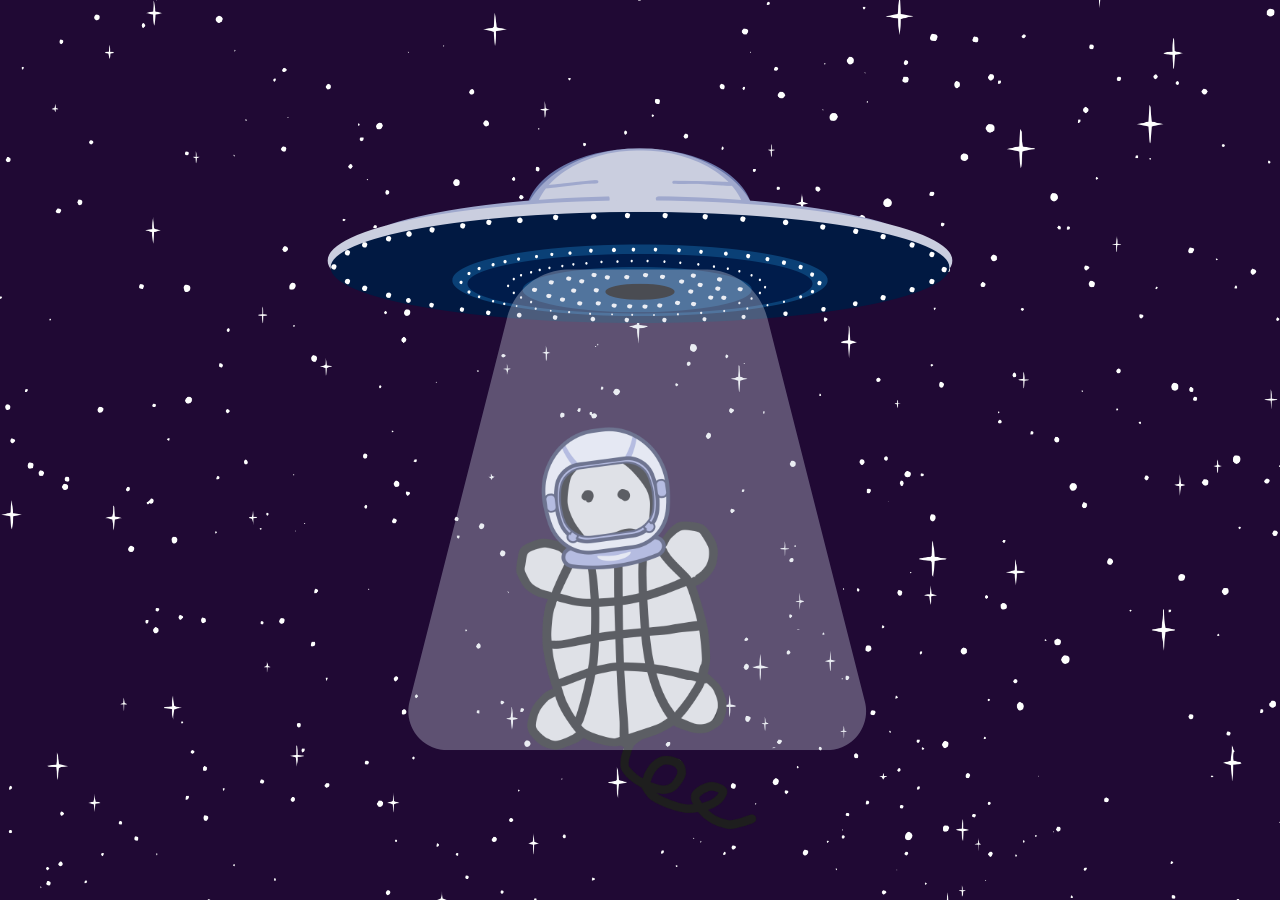
<file: index.html>
<!DOCTYPE html>
<html lang="en">
<head>
  <meta charset="UTF-8">
  <title>Welcome - Felix Ting</title>
  <link rel="stylesheet" href="intro.css">
</head>
<body>
  <!-- 背景全屏 -->
  <div class="intro-bg"></div>

  <img src="assets/ufo.png" id="ufo" alt="ufo">

  <!-- 乌龟 -->
  <img src="assets/spaceturtle.png" id="turtle" alt="Turtle">

  <script src="intro.js"></script>
</body>
</html>
</file>
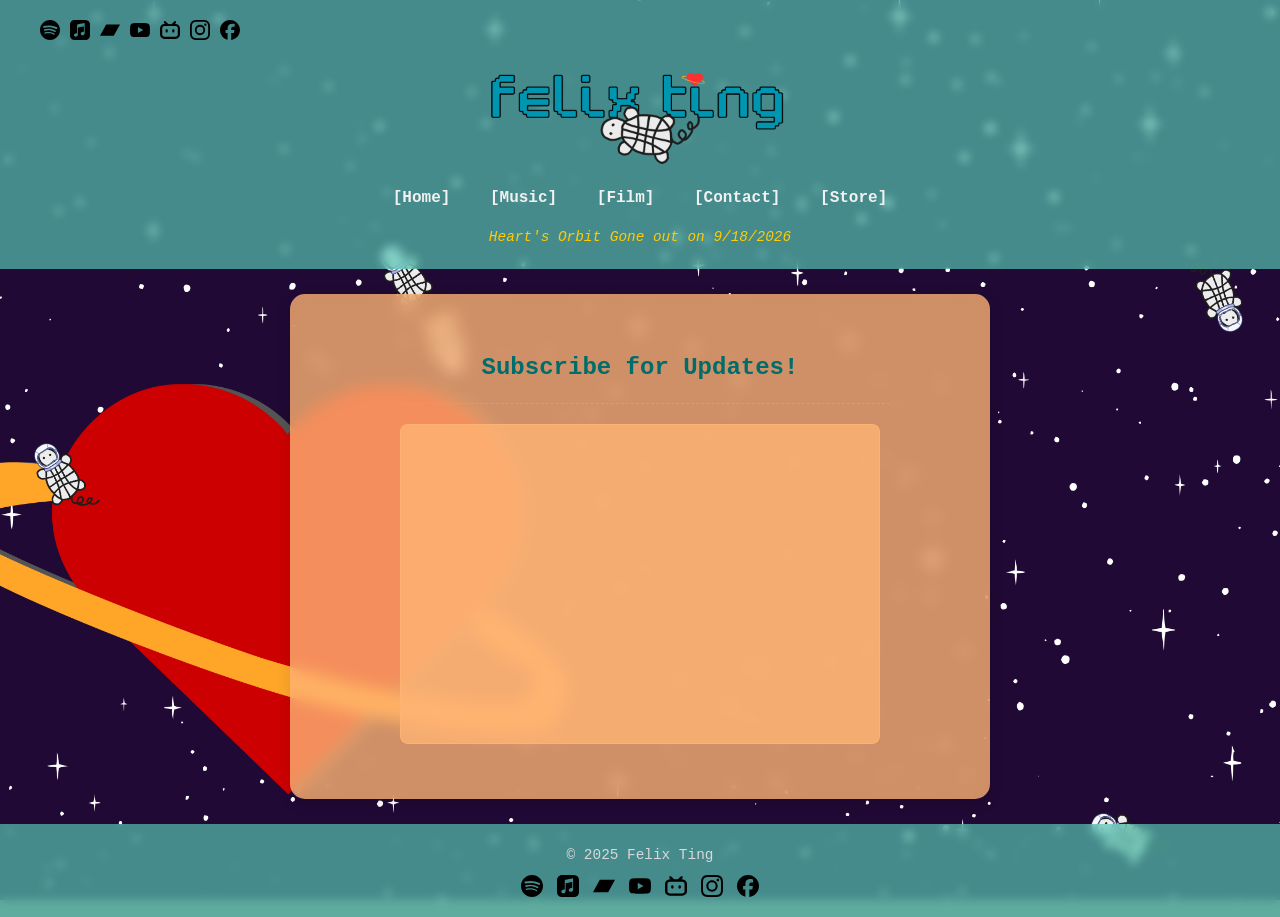
<file: contact.html>
<!DOCTYPE html>
<html lang="en">
<head>
  <meta charset="UTF-8">
  <title>Felix Ting</title>
  <link rel="stylesheet" href="style.css">
</head>
<body>
<img src="assets/background.png" class="big-heart" alt="Background Heart">
  <header>
    <!-- 用 Logo 图像代替文字 -->
     <div class="header-socials">
  <a href="https://open.spotify.com/artist/0r7dMgAP2ZLVWO5pCPDegR" target="_blank" rel="noopener noreferrer">
    <img src="assets/Icon/spotify.svg" alt="Spotify" />
  </a>
  <a href="https://music.apple.com/us/artist/felix-ting/1737548477" target="_blank" rel="noopener noreferrer">
    <img src="assets/Icon/applemusic.svg" alt="Apple Music" />
  </a>
  <a href="https://felixting.bandcamp.com/" target="_blank" rel="noopener noreferrer">
    <img src="assets/Icon/bandcamp.svg" alt="Bandcamp" />
  </a>
  <a href="https://www.youtube.com/@felixting1210" target="_blank" rel="noopener noreferrer">
    <img src="assets/Icon/youtube.svg" alt="YouTube" />
  </a>
  <a href="https://space.bilibili.com/1853214798" target="_blank" rel="noopener noreferrer">
    <img src="assets/Icon/bilibili.svg" alt="Bilibili" />
  </a>
  <a href="https://www.instagram.com/felixting_art" target="_blank" rel="noopener noreferrer">
    <img src="assets/Icon/instagram.svg" alt="Instagram" />
  </a>
  <a href="https://www.facebook.com/FelixTing1210/" target="_blank" rel="noopener noreferrer">
    <img src="assets/Icon/facebook.svg" alt="Facebook" />
  </a>
</div>
   <div class="logo-wrapper">
      <a href="home.html">
      <img src="assets/logo.gif" alt="Felix Ting Logo">
      </a>
    </div>
  </div>
    <nav>
      <br>
      <a href="home.html">[Home]</a>
      <a href="music.html">[Music]</a>
      <a href="film.html">[Film]</a>
      <a href="contact.html">[Contact]</a>
      <a href="https://felixting.bandcamp.com/releases" target="_blank" rel="noopener noreferrer">[Store]</a>
    </nav>
    <div class="header-subblock">
     <p style="margin: 0;">Heart's Orbit Gone out on 9/18/2026</p>
   </div>
  </header>

  <main>

    <section>
        <div class="lyrics-card">
        <div class="subscribe-section">
      <h2>Subscribe for Updates!</h2>
      <hr class="hr-dashed">
      <div class="streaming-links">
        <iframe src="https://felixting.substack.com/embed" 
          width="480" 
          height="320" 
          style="border:1px solid #ffb575c9; background:#ffb575c9;" 
          frameborder="0" 
          scrolling="no">
        </iframe>
      </div>
    </section>
    
  </main>

 <footer>
  © 2025 Felix Ting

  <div class="footer-icons">
    <a href="https://open.spotify.com/artist/0r7dMgAP2ZLVWO5pCPDegR" target="_blank" rel="noopener noreferrer">
      <img src="assets/Icon/spotify.svg" alt="Spotify" />
    </a>
    <a href="https://music.apple.com/us/artist/felix-ting/1737548477" target="_blank" rel="noopener noreferrer">
      <img src="assets/Icon/applemusic.svg" alt="Apple Music" />
    </a>
    <a href="https://felixting.bandcamp.com/" target="_blank" rel="noopener noreferrer">
      <img src="assets/Icon/bandcamp.svg" alt="Bandcamp" />
    </a>
    <a href="https://www.youtube.com/@felixting1210" target="_blank" rel="noopener noreferrer">
      <img src="assets/Icon/youtube.svg" alt="YouTube" />
    </a>
    <a href="https://space.bilibili.com/1853214798" target="_blank" rel="noopener noreferrer">
      <img src="assets/Icon/bilibili.svg" alt="Bilibili" />
    </a>
    <a href="https://www.instagram.com/felixting_art" target="_blank" rel="noopener noreferrer">
      <img src="assets/Icon/instagram.svg" alt="Instagram" />
    </a>
    <a href="https://www.facebook.com/FelixTing1210/" target="_blank" rel="noopener noreferrer">
      <img src="assets/Icon/facebook.svg" alt="Facebook" />
    </a>
  </div>
</footer>

<div id="turtle-container"></div>

</body>

<script src="turtle.js"></script>

</html>
</file>
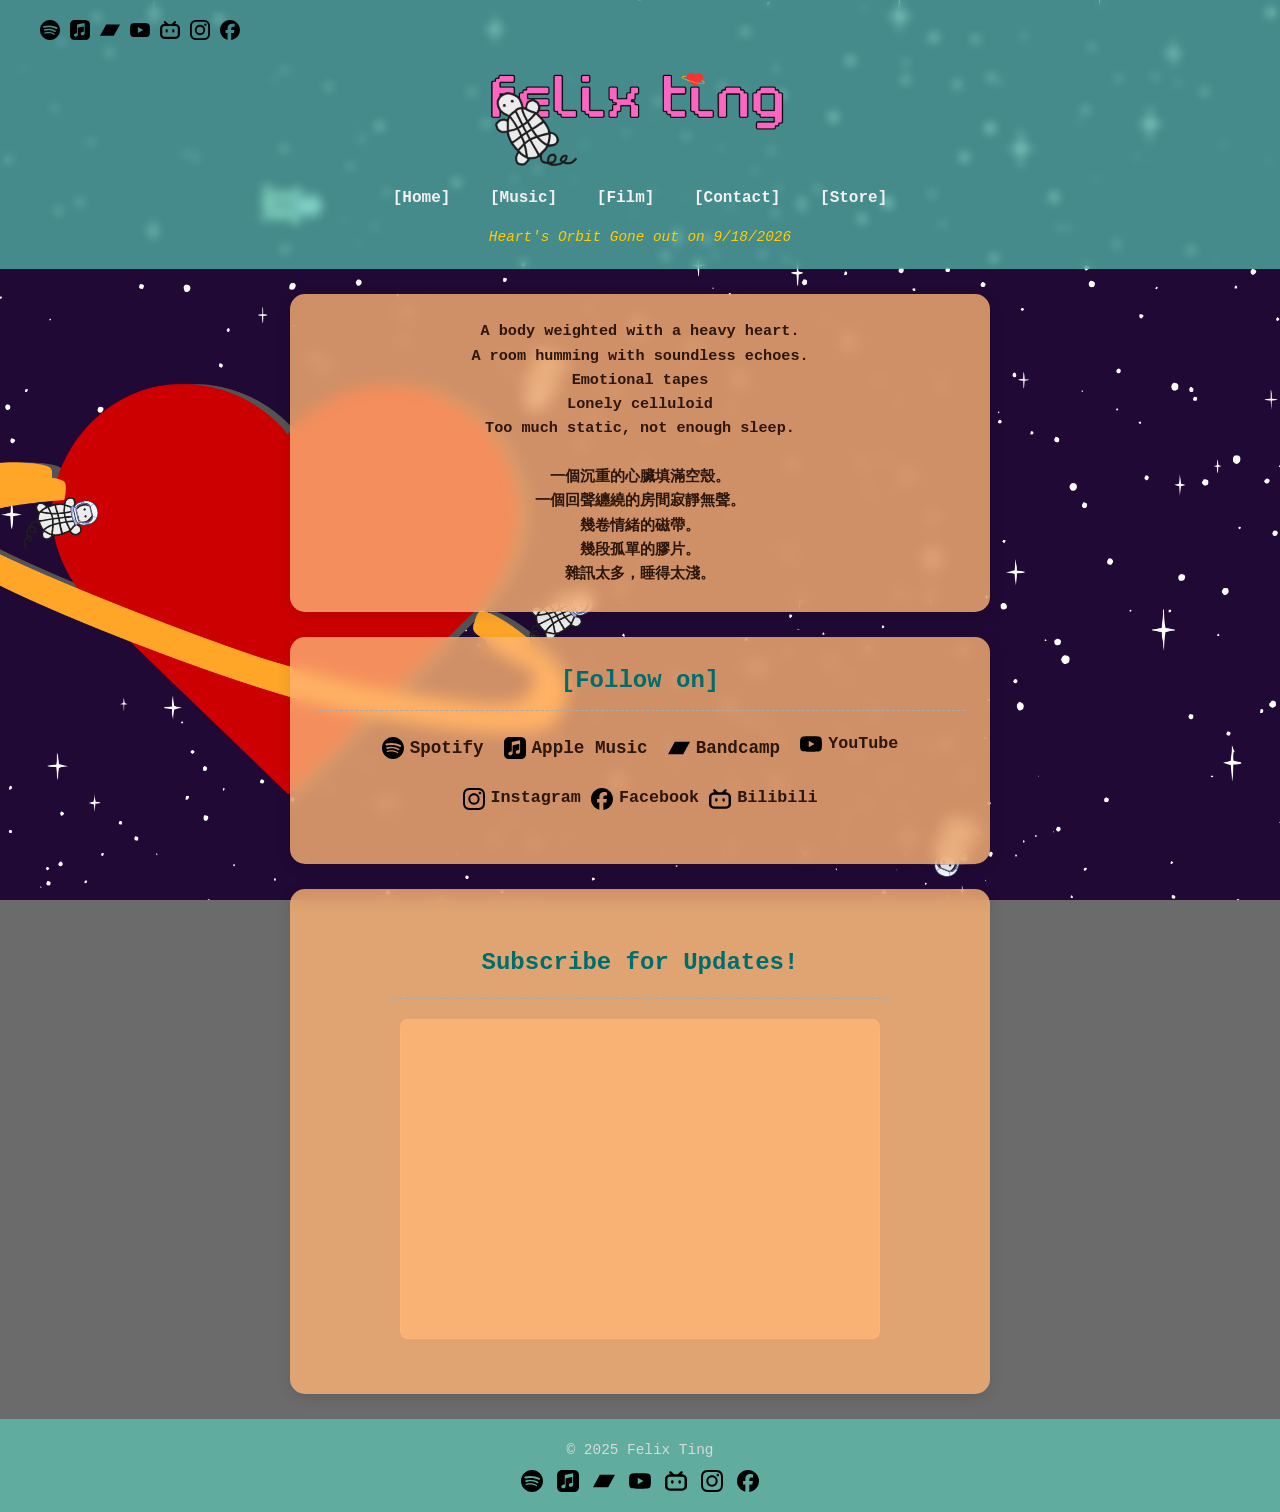
<file: home.html>
<!DOCTYPE html>
<html lang="en">
<head>
  <meta charset="UTF-8">
  <title>Felix Ting</title>
  <link rel="stylesheet" href="style.css">
</head>
<body>
<img src="assets/background.png" class="big-heart" alt="Background Heart">
  <header>
    <!-- 用 Logo 图像代替文字 -->
     <div class="header-socials">
  <a href="https://open.spotify.com/artist/0r7dMgAP2ZLVWO5pCPDegR" target="_blank" rel="noopener noreferrer">
    <img src="assets/Icon/spotify.svg" alt="Spotify" />
  </a>
  <a href="https://music.apple.com/us/artist/felix-ting/1737548477" target="_blank" rel="noopener noreferrer">
    <img src="assets/Icon/applemusic.svg" alt="Apple Music" />
  </a>
  <a href="https://felixting.bandcamp.com/" target="_blank" rel="noopener noreferrer">
    <img src="assets/Icon/bandcamp.svg" alt="Bandcamp" />
  </a>
  <a href="https://www.youtube.com/@felixting1210" target="_blank" rel="noopener noreferrer">
    <img src="assets/Icon/youtube.svg" alt="YouTube" />
  </a>
  <a href="https://space.bilibili.com/1853214798" target="_blank" rel="noopener noreferrer">
    <img src="assets/Icon/bilibili.svg" alt="Bilibili" />
  </a>
  <a href="https://www.instagram.com/felixting_art" target="_blank" rel="noopener noreferrer">
    <img src="assets/Icon/instagram.svg" alt="Instagram" />
  </a>
  <a href="https://www.facebook.com/FelixTing1210/" target="_blank" rel="noopener noreferrer">
    <img src="assets/Icon/facebook.svg" alt="Facebook" />
  </a>
</div>
   <div class="logo-wrapper">
      <a href="home.html">
      <img src="assets/logo.gif" alt="Felix Ting Logo">
      </a>
    </div>
  </div>
    <nav>
      <br>
      <a href="home.html">[Home]</a>
      <a href="music.html">[Music]</a>
      <a href="film.html">[Film]</a>
      <a href="contact.html">[Contact]</a>
      <a href="https://felixting.bandcamp.com/releases" target="_blank" rel="noopener noreferrer">[Store]</a>
    </nav>
    <div class="header-subblock">
     <p style="margin: 0;">Heart's Orbit Gone out on 9/18/2026</p>
   </div>
  </header>

  <main>
      <div class="lyrics-card">
      <p>
        <strong>A body weighted with a heavy heart.
        <br>
        A room humming with soundless echoes.
       <br>
        Emotional tapes
       <br>
       Lonely celluloid
       <br>
       Too much static, not enough sleep. </strong>
       <br><br>
       <strong>
       一個沉重的心臟填滿空殼。
       <br>
       一個回聲纏繞的房間寂靜無聲。
       <br>
       幾卷情緒的磁帶。
       <br>
       幾段孤單的膠片。
       <br>
       雜訊太多，睡得太淺。
        </strong>
      </p>
    </section>
      </div>

    <section>
        <div class="lyrics-card">
      <h2>[Follow on]</h2>
      <hr class="hr-dashed">
      <div class="streaming-links">
        <a href="https://open.spotify.com/artist/0r7dMgAP2ZLVWO5pCPDegR" target="_blank" rel="noopener noreferrer">
          <img src="assets/Icon/spotify.svg" alt="Spotify Icon"> Spotify
        </a>
        <a href="https://music.apple.com/us/artist/felix-ting/1737548477" target="_blank" rel="noopener noreferrer">
          <img src="assets/Icon/applemusic.svg" alt="Apple Music Icon"> Apple Music
        </a>
        <a href="https://felixting.bandcamp.com/" target="_blank" rel="noopener noreferrer">
          <img src="assets/Icon/bandcamp.svg" alt="Bandcamp Icon"> Bandcamp
        </a>
        <p> <a href="https://www.youtube.com/@felixting1210" target="_blank" rel="noopener noreferrer">
          <img src="assets/Icon/youtube.svg" alt="YouTube Icon"> YouTube
          </a>
        <p>
         <a href="https://www.instagram.com/felixting_art" target="_blank" rel="noopener noreferrer">
          <img src="assets/Icon/instagram.svg" alt="Bilibili Icon"> Instagram
        </a>
          <a href="https://www.facebook.com/FelixTing1210/" target="_blank" rel="noopener noreferrer">
          <img src="assets/Icon/facebook.svg" alt="Bilibili Icon"> Facebook
        </a>
        <a href="https://space.bilibili.com/1853214798" target="_blank">
          <img src="assets/Icon/bilibili.svg" alt="Bilibili Icon"> Bilibili
        </a>
      </div>
    </section>

    <section>
        <div class="lyrics-card">
        <div class="subscribe-section">
      <h2>Subscribe for Updates!</h2>
      <hr class="hr-dashed">
      <div class="streaming-links">
        <iframe src="https://felixting.substack.com/embed" 
          width="480" 
          height="320" 
          style="border:1px solid #ffb575c9; background:#ffb575c9;" 
          frameborder="0" 
          scrolling="no">
        </iframe>
      </div>
    </section>
    
  </main>

 <footer>
  © 2025 Felix Ting

  <div class="footer-icons">
    <a href="https://open.spotify.com/artist/0r7dMgAP2ZLVWO5pCPDegR" target="_blank" rel="noopener noreferrer">
      <img src="assets/Icon/spotify.svg" alt="Spotify" />
    </a>
    <a href="https://music.apple.com/us/artist/felix-ting/1737548477" target="_blank" rel="noopener noreferrer">
      <img src="assets/Icon/applemusic.svg" alt="Apple Music" />
    </a>
    <a href="https://felixting.bandcamp.com/" target="_blank" rel="noopener noreferrer">
      <img src="assets/Icon/bandcamp.svg" alt="Bandcamp" />
    </a>
    <a href="https://www.youtube.com/@felixting1210" target="_blank" rel="noopener noreferrer">
      <img src="assets/Icon/youtube.svg" alt="YouTube" />
    </a>
    <a href="https://space.bilibili.com/1853214798" target="_blank" rel="noopener noreferrer">
      <img src="assets/Icon/bilibili.svg" alt="Bilibili" />
    </a>
    <a href="https://www.instagram.com/felixting_art" target="_blank" rel="noopener noreferrer">
      <img src="assets/Icon/instagram.svg" alt="Instagram" />
    </a>
    <a href="https://www.facebook.com/FelixTing1210/" target="_blank" rel="noopener noreferrer">
      <img src="assets/Icon/facebook.svg" alt="Facebook" />
    </a>
  </div>
</footer>

<div id="turtle-container"></div>

</body>

<script src="turtle.js"></script>

</html>
</file>
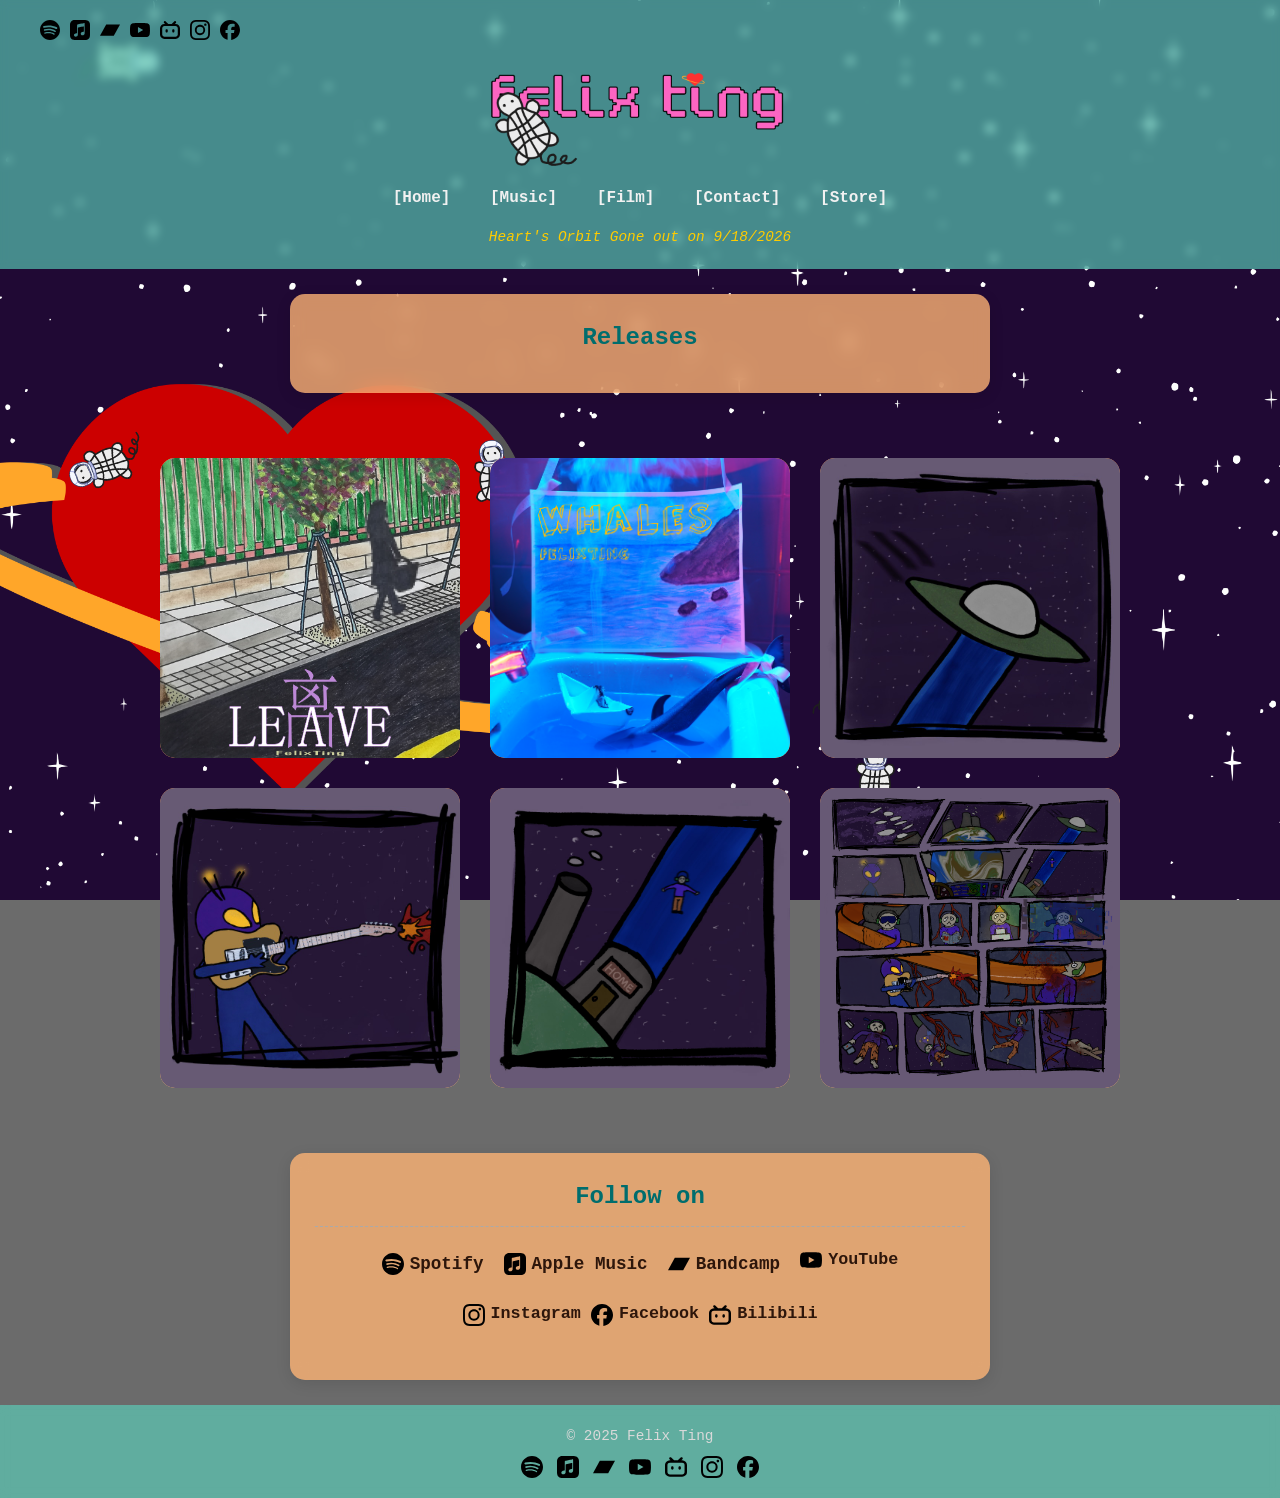
<file: music.html>
<!DOCTYPE html>
<html lang="en">
<head>
  <meta charset="UTF-8">
  <title>Felix Ting</title>
  <link rel="stylesheet" href="style.css">
</head>
<body>
  <img src="assets/background.png" class="big-heart" alt="Background Heart">
  <header>
    <!-- 用 Logo 图像代替文字 -->
     <div class="header-socials">
  <a href="https://open.spotify.com/artist/0r7dMgAP2ZLVWO5pCPDegR" target="_blank" rel="noopener noreferrer">
    <img src="assets/Icon/spotify.svg" alt="Spotify" />
  </a>
  <a href="https://music.apple.com/us/artist/felix-ting/1737548477" target="_blank" rel="noopener noreferrer">
    <img src="assets/Icon/applemusic.svg" alt="Apple Music" />
  </a>
  <a href="https://felixting.bandcamp.com/" target="_blank" rel="noopener noreferrer">
    <img src="assets/Icon/bandcamp.svg" alt="Bandcamp" />
  </a>
  <a href="https://www.youtube.com/@felixting1210" target="_blank" rel="noopener noreferrer">
    <img src="assets/Icon/youtube.svg" alt="YouTube" />
  </a>
  <a href="https://space.bilibili.com/1853214798" target="_blank" rel="noopener noreferrer">
    <img src="assets/Icon/bilibili.svg" alt="Bilibili" />
  </a>
  <a href="https://www.instagram.com/felixting_art" target="_blank" rel="noopener noreferrer">
    <img src="assets/Icon/instagram.svg" alt="Instagram" />
  </a>
  <a href="https://www.facebook.com/FelixTing1210/" target="_blank" rel="noopener noreferrer">
    <img src="assets/Icon/facebook.svg" alt="Facebook" />
  </a>
</div>
   <div class="logo-wrapper">
      <a href="home.html">
      <img src="assets/logo.gif" alt="Felix Ting Logo">
      </a>
    </div>
  </div>
    <nav>
      <br>
      <a href="home.html">[Home]</a>
      <a href="music.html">[Music]</a>
      <a href="film.html">[Film]</a>
      <a href="contact.html">[Contact]</a>
      <a href="https://felixting.bandcamp.com/releases" target="_blank" rel="noopener noreferrer">[Store]</a>
    </nav>
    <div class="header-subblock">
     <p style="margin: 0;">Heart's Orbit Gone out on 9/18/2026</p>
   </div>
  </header>

  <main>
       <section>
      <div class="lyrics-card">
      <h2>Releases</h2>
      </div>
      <div class="album-container">
        <!-- Album 1 Leave-->
        <div class="flip-album">
          <div class="flip-inner" onclick="this.classList.toggle('flipped')">
            <div class="flip-front">
              <img src="assets/music/leave.jpg" alt="離(Leave)">
            </div>
            <div class="flip-back">
              <h3><strong>離(Leave) (2023)</strong></h3>
              <p><strong>Without any knowledge of music theory and producing, Felix presented this far-from-perfect indie rock project, which latter serves as a documentary of how bad of a musician he was.</strong></p>
              <p><a href="https://www.youtube.com/watch?v=BIbEnuGjnxA" target="_blank" rel="noopener noreferrer">Listen on Youtube</a></p>
              <p><a href="https://www.bilibili.com/video/BV1kz4y157Ey/?spm_id_from=333.1387.upload.video_card.click" target="_blank" rel="noopener noreferrer">Listen on Bilibili</a></p>
            </div>
          </div>
        </div>

        <!-- Album 2 Whales-->
        <div class="flip-album">
          <div class="flip-inner" onclick="this.classList.toggle('flipped')">
            <div class="flip-front">
              <img src="assets/music/whales.jpg" alt="Saturated Fats">
            </div>
            <div class="flip-back">
              <h3>Whales (2023)</h3>
              <p><strong>Written for his 15th, this single later became his first song on streaming platfroms (now down), although he forgot (didn't know how ) to master it</strong></p>
              <p><a href="https://www.youtube.com/watch?v=jNALC1N17aQ" target="_blank" rel="noopener noreferrer">Music Video on Youtube</a></p>
              <p><a href="https://www.bilibili.com/video/BV1Vb4y1j7uW/?spm_id_from=333.1387.upload.video_card.click&vd_source=8617e9ba918dd1c929cbb67a2bdfdda1" target="_blank" rel="noopener noreferrer">Music Video on Bilibili</a></p>

            </div>
          </div>
        </div>

        <!-- Album 3 All ALone 214-->
        <div class="flip-album">
          <div class="flip-inner" onclick="this.classList.toggle('flipped')">
            <div class="flip-front">
              <img src="assets/music/All Alone 214.jpg" alt="Another Album">
            </div>
            <div class="flip-back">
              <h3>All Alone 214</h3>
              <p><strong>The first teaser single of "Heart's Orbit Gone" the album. A song about... looking for love </strong></p>
              <p><a href="https://distrokid.com/hyperfollow/felixting/all-alone-214" target="_blank" rel="noopener noreferrer">Listen on Streaming Platforms</a></p>
            </div>
          </div>
        </div>

        <!-- Album 4 CCLD-->
        <div class="flip-album">
          <div class="flip-inner" onclick="this.classList.toggle('flipped')">
            <div class="flip-front">
              <img src="assets/music/CCLD.jpg" alt="Another Album">
            </div>
            <div class="flip-back">
              <h3>Cats and Clouds and Love and Death (Fantacy)</h3>
              <p><strong>This song is about friendship, that all Felix can disclose. Second single released from "Heart's Orbit Gone" the album </strong></p>
              <p><a href="https://distrokid.com/hyperfollow/felixting/cats-and-clouds-and-love-and-death-fantacy" target="_blank" rel="noopener noreferrer">Listen on Streaming Platforms</a></p>

            </div>
          </div>
        </div>

        <!-- Album 5 HOG SINGLE-->
        <div class="flip-album">
          <div class="flip-inner" onclick="this.classList.toggle('flipped')">
            <div class="flip-front">
              <img src="assets/music/HOG SINGLE.jpg" alt="Another Album">
            </div>
            <div class="flip-back">
              <h3>Heart Orbit Gone</h3>
              <p><strong>Title track of "Heart's Orbit Gone" the album, demonstration of the fact that Felix is a bassist</strong></p>
              <p><a href="https://distrokid.com/hyperfollow/felixting/hearts-orbit-gone" target="_blank" rel="noopener noreferrer">Listen on Streaming Platforms</a></p>

            </div>
          </div>
        </div>

        <!-- Album 6 HOG-->
        <div class="flip-album">
          <div class="flip-inner" onclick="this.classList.toggle('flipped')">
            <div class="flip-front">
              <img src="assets/music/HOG.png" alt="Another Album">
            </div>
            <div class="flip-back">
              <h3>Heart Orbit Gone</h3>
              <p><strong>Coming on 9/18/2026</strong></p>
              <p><a href="https://distrokid.com/hyperfollow/felixting/hearts-orbit-gone-2" target="_blank" rel="noopener noreferrer">Listen on Streaming Platforms</a></p>

            </div>
          </div>
        </div>
      </div>
    </section>

        <section>
        <div class="lyrics-card">
      <h2>Follow on</h2>
      <hr class="hr-dashed">
      <div class="streaming-links">
        <a href="https://open.spotify.com/artist/0r7dMgAP2ZLVWO5pCPDegR" target="_blank" rel="noopener noreferrer">
          <img src="assets/Icon/spotify.svg" alt="Spotify Icon"> Spotify
        </a>
        <a href="https://music.apple.com/us/artist/felix-ting/1737548477" target="_blank" rel="noopener noreferrer">
          <img src="assets/Icon/applemusic.svg" alt="Apple Music Icon"> Apple Music
        </a>
        <a href="https://felixting.bandcamp.com/" target="_blank" rel="noopener noreferrer">
          <img src="assets/Icon/bandcamp.svg" alt="Bandcamp Icon"> Bandcamp
        </a>
        <p> <a href="https://www.youtube.com/@felixting1210" target="_blank" rel="noopener noreferrer">
          <img src="assets/Icon/youtube.svg" alt="YouTube Icon"> YouTube
          </a>
        <p>
         <a href="https://www.instagram.com/felixting_art" target="_blank" rel="noopener noreferrer">
          <img src="assets/Icon/instagram.svg" alt="Bilibili Icon"> Instagram
        </a>
          <a href="https://www.facebook.com/FelixTing1210/" target="_blank" rel="noopener noreferrer">
          <img src="assets/Icon/facebook.svg" alt="Bilibili Icon"> Facebook
        </a>
        <a href="https://space.bilibili.com/1853214798" target="_blank" rel="noopener noreferrer">
          <img src="assets/Icon/bilibili.svg" alt="Bilibili Icon"> Bilibili
        </a>
      </div>
    </section>
    
  </main>

 <footer>
  © 2025 Felix Ting

  <div class="footer-icons">
    <a href="https://open.spotify.com/artist/0r7dMgAP2ZLVWO5pCPDegR" target="_blank" rel="noopener noreferrer">
      <img src="assets/Icon/spotify.svg" alt="Spotify" />
    </a>
    <a href="https://music.apple.com/us/artist/felix-ting/1737548477" target="_blank" rel="noopener noreferrer">
      <img src="assets/Icon/applemusic.svg" alt="Apple Music" />
    </a>
    <a href="https://felixting.bandcamp.com/" target="_blank" rel="noopener noreferrer">
      <img src="assets/Icon/bandcamp.svg" alt="Bandcamp" />
    </a>
    <a href="https://www.youtube.com/@felixting1210" target="_blank" rel="noopener noreferrer">
      <img src="assets/Icon/youtube.svg" alt="YouTube" />
    </a>
    <a href="https://space.bilibili.com/1853214798" target="_blank" rel="noopener noreferrer">
      <img src="assets/Icon/bilibili.svg" alt="Bilibili" />
    </a>
    <a href="https://www.instagram.com/felixting_art" target="_blank" rel="noopener noreferrer">
      <img src="assets/Icon/instagram.svg" alt="Instagram" />
    </a>
    <a href="https://www.facebook.com/FelixTing1210/" target="_blank" rel="noopener noreferrer">
      <img src="assets/Icon/facebook.svg" alt="Facebook" />
    </a>
  </div>
</footer>

<div id="turtle-container"></div>

</body>

<script src="turtle.js"></script>

</html>
</file>
<file: intro.css>
/* 背景全屏 */
body, html {
  margin: 0;
  padding: 0;
  width: 100%;
  height: 100%;
  overflow: hidden;
}

.intro-bg {
  position: fixed;
  top: 0;
  left: 0;
  width: 100%;
  height: 100%;
  background: url('assets/space.png') no-repeat center center/cover;
  z-index: -1;
}

/* 乌龟 */
#turtle {
  position: absolute;
  left: 50%;
  top: 70%;
  width: 300px;
  transform: translate(-50%, -50%) scale(1);
  cursor: pointer;
  z-index: 1; /* 乌龟层 */
}

/* UFO */
#ufo {
  position: absolute;
  top: 50%;   /* 调整上下位置 */
  left: 50%;
  width: 700px;
  transform: translate(-50%, -50%) rotate(0deg);
  z-index: 2; /* 高于乌龟 */
  
  /* 漂浮 + 旋转 + 呼吸闪光 */
  animation: 
    ufoFloat 3s ease-in-out infinite alternate,
    ufoRotate 10s linear infinite,
    ufoGlow 2s ease-in-out infinite alternate;
}

/* 上下轻微漂浮 */
@keyframes ufoFloat {
  0%   { transform: translate(-50%, -50%) translateY(0px) rotate(0deg); }
  100% { transform: translate(-50%, -50%) translateY(15px) rotate(0deg); }
}

/* 缓慢旋转 */
@keyframes ufoRotate {
  0%   { transform: translate(-50%, -50%) rotate(0deg); }
  100% { transform: translate(-50%, -50%) rotate(10deg); }
}

/* 发光闪烁 */
@keyframes ufoGlow {
  0%   { filter: drop-shadow(0 0 5px #0ff); }
  50%  { filter: drop-shadow(0 0 15px #0ff); }
  100% { filter: drop-shadow(0 0 5px #0ff); }
}
</file>
<file: style.css>
/* ===== Global Reset & Base ===== */
* {
  box-sizing: border-box;
  margin: 0;
  padding: 0;
}

body {
  margin: 0;
  font-family: "Courier New", monospace;
  background-color: rgba(0, 0, 0, 0.581); /* 透明背景 */
  color: rgba(0,0,0,0.3);
  text-align: center;
  line-height: 1.6;
  overflow-x: hidden;
}

a {
  text-decoration: none;
  color: inherit;
}

img {
  max-width: 100%;
  display: block;
}

/* ===== Background ===== */
.big-heart {
  position: fixed;
  top: 0;
  left: 0;
  width: 100%;
  height: 100%;
  object-fit: cover;
  opacity: 1.00;   /* 调整透明度 */
  z-index: -999;   /* 确保最底层 */
  pointer-events: none;
}

/* ===== Header ===== */
header {
  background-color: #5ad0baa7;
  backdrop-filter: blur(5px);
  padding: 20px;
  position: relative;
}

.header-socials {
  display: flex;
  justify-content: flex-start; /* 改成靠左对齐 */
  gap: 10px;                   /* 图标之间间距，可以调小点 */
  margin-bottom: 10px;
  margin-left: 20px;           /* 整组往右缩进一点 */
}

.header-socials img {
  width: 20px;   /* 改小：原来 28px → 20px */
  height: 20px;
  transition: transform 0.2s ease;
}

.header-socials img:hover {
  transform: scale(1.2);
}

.logo-wrapper {
  display: flex;
  height: 80px;   /* 控制 logo 高度，可以调大一点 */
  width: auto;  
  justify-content: center; /* 水平居中 */
  align-items: center;     /* 垂直居中（如果有高度） */
  margin: 20px 0;          /* 上下留点空白 */
}

.logo-wrapper img {
  max-width: 100%;    /* 不要被拉伸超出屏幕 */
  height: auto;       /* 保持比例，不压缩 */
  width: 320px;       /* 让它更大（你可以改成 350px/400px） */
}

nav {
  margin: 15px 0;
}

nav a {
  margin: 0 15px;
  font-weight: bold;
  color: #f1f1f1;
  transition: color 0.2s;
}

nav a:hover {
  color: #ffcc00;
}

.header-subblock {
  font-size: 0.9em;
  font-style: italic;
  color: #ffcc00;
}

/* ===== Lyrics Card (Lyrics Page) ===== */
.lyrics-card {
  background: #ffb575c9;
  backdrop-filter: blur(8px);
  -webkit-backdrop-filter: blur(8px);
  padding: 25px;
  margin: 25px auto;
  max-width: 700px;
  text-align: center;
  box-shadow: 0 4px 15px rgba(0,0,0,0.1);
  color: #2d160b;
  border-radius: 15px;
}

.lyrics-card h2 {
  color: #006d6d;
  margin-bottom: 10px;
}

.lyrics-card p {
  line-height: 1.6;
  font-size: 0.95em;
}

/* 虚线分割线 */
.hr-dashed {
  border: none;
  border-top: 1px dashed #aaa;
  margin: 10px 0 20px;
}

/* Booklet Note */
.booklet-note {
  font-size: 0.8em;
  color: #777;
  margin: 25px auto;
}

/* ===== Newsletter ===== */
.subscribe-section {
  max-width: 500px;
  margin: 30px auto;
  text-align: center;
}

.subscribe-section h2 {
  color: #006d6d;
  font-size: 1.5em;
  margin-bottom: 15px;
}

.subscribe-section iframe {
  width: 100%;
  max-width: 480px;
  height: 320px;
  border-radius: 8px;
  border: 1px solid #ddd;
  background-color: rgba(255,255,255,0.9);
}

/* ===== Artist Bio (About Page) ===== */
.artist-bio {
  max-width: 700px;
  margin: 40px auto;
  font-size: 1.1em;
  padding: 0 20px;
}

/* ===== Streaming Links (Shared) ===== */
.streaming-links {
  margin: 20px auto;
  max-width: 700px;
  display: flex;
  justify-content: center;
  flex-wrap: wrap;
  gap: 20px;
  font-weight: bold;
  font-size: 1.1em;
}

.streaming-links a {
  display: inline-flex;
  align-items: center;
  gap: 6px;
  color: #2d160b;
  text-decoration: none;
}

.streaming-links a:hover {
  text-decoration: underline;
}

.streaming-links img {
  width: 22px;
  height: 22px;
  filter: brightness(90%);
  transition: all 0.2s ease;
}

.streaming-links a:hover img {
  filter: brightness(130%);
  transform: scale(1.1);
}

/* ===== Album Flip Cards (Music Page) ===== */
.album-container {
  display: flex;
  flex-wrap: wrap;
  justify-content: center;
  gap: 30px;
  padding: 40px 20px;
}

.flip-album {
  perspective: 1000px;
  width: 300px;
  height: 300px;
  transition: transform 0.3s ease, box-shadow 0.3s ease;
}

.flip-album:hover {
  transform: translateY(-10px) rotateX(3deg) rotateY(2deg);
}

.flip-inner {
  position: relative;
  width: 100%;
  height: 100%;
  transition: transform 0.8s;
  transform-style: preserve-3d;
  cursor: pointer;
  border-radius: 15px;

}

.flip-inner.flipped {
  transform: rotateY(180deg);
}

.flip-front, .flip-back {
  position: absolute;
  width: 100%;
  height: 100%;
  backface-visibility: hidden;
  overflow: hidden;
  background-color: #ffb575c9;
  backdrop-filter: blur(6px);
  display: flex;
  flex-direction: column;
  justify-content: center;
  align-items: center;
  padding: 0px;
  border-radius: 15px;
}

.flip-front img {
  width: 100%;
  height: 100%;
  object-fit: cover;
  border-radius: 15px; 

}

.flip-back {
  transform: rotateY(180deg);
  font-size: 0.95em;
  border-radius: 15px; 

}

.flip-back a {
  color: #006d6d;
  text-decoration: none;
}

.flip-back a:hover {
  text-decoration: underline;
}

/* ===== Film Poster Flip Cards ===== */
.film-container {
  display: flex;
  flex-wrap: wrap;
  justify-content: center;
  align-items: flex-start;
  gap: 40px;              /* 卡片间距 */
  padding: 50px 20px;
}

/* 单张电影卡片容器（带透视） */
.flip-film {
  perspective: 1000px;
  width: 260px;
  height: 390px;
  transition: transform 0.3s ease, box-shadow 0.3s ease;
}

/* 悬浮时浮起效果 */
.flip-film:hover {
  transform: translateY(-10px) rotateX(3deg) rotateY(2deg);
}

/* 翻转内部结构 */
.flip-inner {
  position: relative;
  width: 100%;
  height: 100%;
  transition: transform 0.8s ease;
  transform-style: preserve-3d;
  cursor: pointer;
}

.flip-inner.flipped {
  transform: rotateY(180deg);
}

/* 前后通用样式 */
.flip-front, .flip-back {
  position: absolute;
  width: 100%;
  height: 100%;
  backface-visibility: hidden;
  overflow: hidden;
  background-color: #ffb575c9;
  backdrop-filter: blur(6px);
  display: flex;
  flex-direction: column;
  justify-content: center;
  align-items: center;
  padding: 0px;
}

/* 正面 - 海报 */
.flip-front img {
  width: 100%;
  height: 100%;
  object-fit: cover;
  border-radius: 15px;
}

/* 背面 - 文字信息 */
.flip-back {
  transform: rotateY(180deg);
  background: #ffb575c9(30, 30, 30, 0.9);
  color: #2d160b;
  display: flex;
  flex-direction: column;
  justify-content: center;
  align-items: center;
  padding: 25px;
  text-align: center;
  font-size: 0.95em;
  backdrop-filter: blur(8px);
}

.flip-back h3 {
  margin-bottom: 10px;
  font-size: 1.2em;
  letter-spacing: 1px;
}

.flip-back p {
  font-size: 0.9em;
  line-height: 1.5;
  margin-bottom: 15px;
}

.flip-back a {
  color: #006d6d;
  text-decoration: none;
  font-weight: 600;
}

.flip-back a:hover {
  text-decoration: underline;
}


/* ===== Footer ===== */
footer {
  background-color: #5ad0baa7;
  backdrop-filter: blur(5px);
  padding: 20px;
  font-size: 0.9em;
  color: #d9d9d9;
}

.footer-icons {
  margin-top: 8px;
  display: flex;
  justify-content: center;
  gap: 14px;
}

.footer-icons img {
  width: 22px;
  height: 22px;
  transition: transform 0.2s;
}

.footer-icons img:hover {
  transform: scale(1.2);
}

/* ===== Responsive ===== */
@media (max-width: 768px) {
  .album-container {
    flex-direction: column;
    align-items: center;
  }

  .flip-album {
    width: 90%;
    height: auto;
  }

  .flip-front img {
    height: auto;
  }

  .streaming-links {
    flex-direction: column;
    align-items: center;
  }
}

#turtle-container {
  position: fixed;
  top: 0;
  left: 0;
  width: 100%;
  height: 100%;
  pointer-events: none;
  z-index: -990;
}

.turtle {
  position: absolute;
  width: 60px;
  height: 80px;
  transform: translate(-50%, -50%) rotate(0deg);
  opacity: 1;
}
</file>
